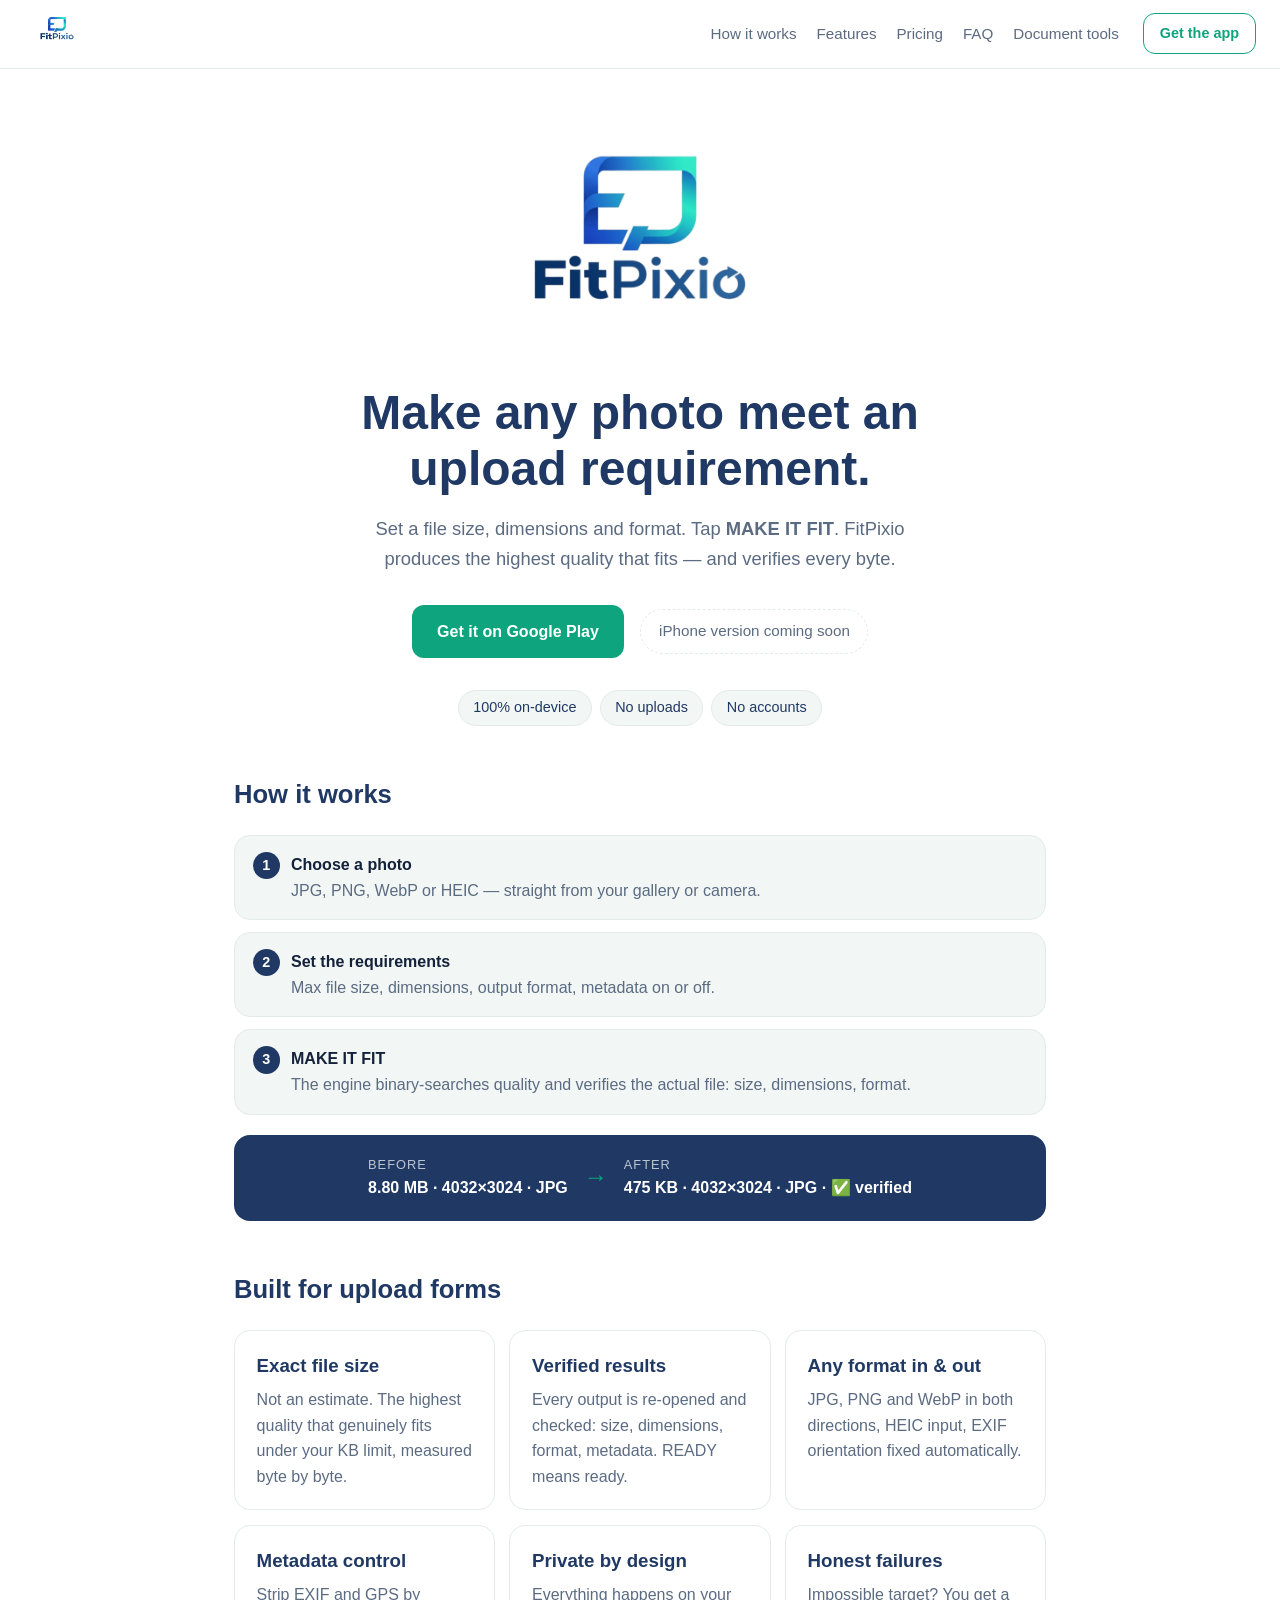
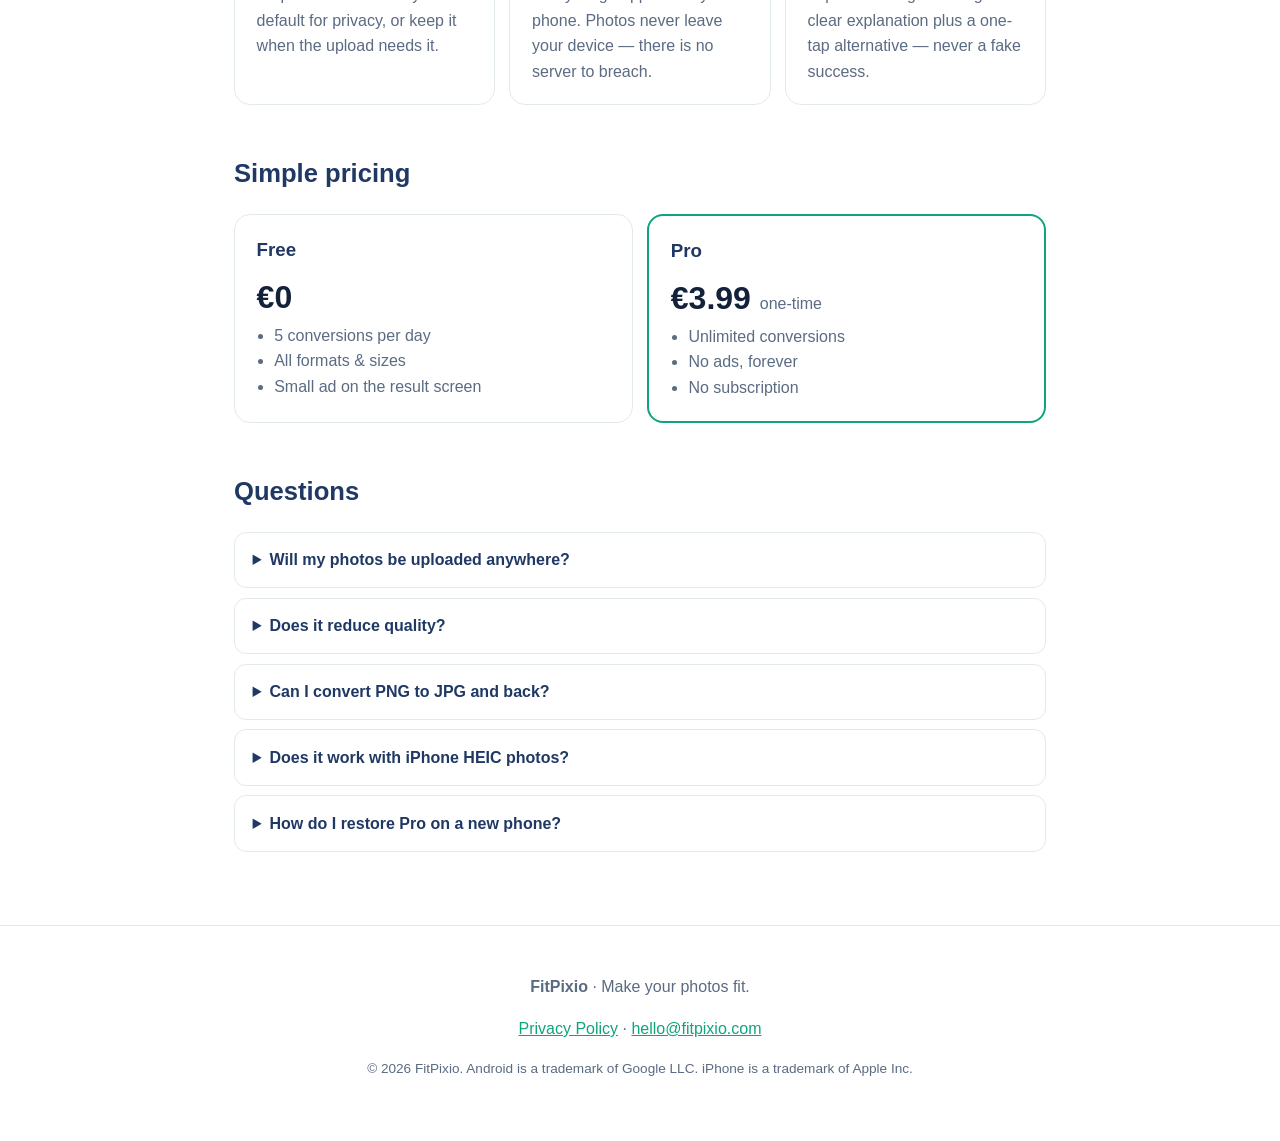
<file: index.html>
<!DOCTYPE html>
<html lang="en">
<head>
  <meta charset="utf-8">
  <meta name="viewport" content="width=device-width, initial-scale=1">
  <title>FitPixio — Make any photo meet an upload requirement</title>
  <meta name="description" content="FitPixio makes any photo fit any upload requirement: exact file size, dimensions and format. 100% on-device. No uploads, no accounts.">
  <link rel="icon" type="image/png" sizes="32x32" href="/assets/favicon-32.png">
  <link rel="apple-touch-icon" href="/assets/icon-180.png">
  <meta property="og:title" content="FitPixio">
  <meta property="og:description" content="Make any photo meet an upload requirement. 100% on-device.">
  <meta property="og:type" content="website">
  <link rel="preload" as="image" href="/assets/logo-480.png" fetchpriority="high">
  <link rel="stylesheet" href="/styles.css">
</head>
<body>
  <header class="nav">
    <a class="brand" href="/">
      <img src="/assets/logo-480.png" alt="FitPixio logo" width="66" height="36" loading="lazy" decoding="async">
    </a>
    <nav>
      <a href="#how">How it works</a>
      <a href="#features">Features</a>
      <a href="#pricing">Pricing</a>
      <a href="#faq">FAQ</a>
      <a href="https://docs.fitpixio.com">Document tools</a>
    </nav>
    <a class="btn btn-small" href="#get">Get the app</a>
  </header>

  <main>
    <section class="hero">
      <img class="hero-logo" src="/assets/logo-480.png" width="480" height="262" fetchpriority="high" decoding="async" alt="FitPixio — Resize. Make your photos fit.">
      <h1>Make any photo meet an upload&nbsp;requirement.</h1>
      <p class="lede">Set a file size, dimensions and format. Tap <strong>MAKE&nbsp;IT&nbsp;FIT</strong>.
        FitPixio produces the highest quality that fits — and verifies every byte.</p>
      <div class="cta-row" id="get">
        <a class="btn btn-primary" href="https://play.google.com/store/apps/details?id=com.fitpixio.app">Get it on Google Play</a>
        <span class="coming">iPhone version coming soon</span>
      </div>
      <ul class="trust">
        <li>100% on-device</li>
        <li>No uploads</li>
        <li>No accounts</li>
      </ul>
    </section>

    <section id="how">
      <h2>How it works</h2>
      <ol class="steps">
        <li><strong>Choose a photo</strong><span>JPG, PNG, WebP or HEIC — straight from your gallery or camera.</span></li>
        <li><strong>Set the requirements</strong><span>Max file size, dimensions, output format, metadata on or off.</span></li>
        <li><strong>MAKE IT FIT</strong><span>The engine binary-searches quality and verifies the actual file: size, dimensions, format.</span></li>
      </ol>
      <div class="example">
        <div><span class="k">Before</span><strong>8.80 MB · 4032×3024 · JPG</strong></div>
        <div class="arrow">→</div>
        <div><span class="k">After</span><strong>475 KB · 4032×3024 · JPG · ✅ verified</strong></div>
      </div>
    </section>

    <section id="features">
      <h2>Built for upload forms</h2>
      <div class="grid">
        <div class="card"><h3>Exact file size</h3><p>Not an estimate. The highest quality that genuinely fits under your KB limit, measured byte by byte.</p></div>
        <div class="card"><h3>Verified results</h3><p>Every output is re-opened and checked: size, dimensions, format, metadata. READY means ready.</p></div>
        <div class="card"><h3>Any format in &amp; out</h3><p>JPG, PNG and WebP in both directions, HEIC input, EXIF orientation fixed automatically.</p></div>
        <div class="card"><h3>Metadata control</h3><p>Strip EXIF and GPS by default for privacy, or keep it when the upload needs it.</p></div>
        <div class="card"><h3>Private by design</h3><p>Everything happens on your phone. Photos never leave your device — there is no server to breach.</p></div>
        <div class="card"><h3>Honest failures</h3><p>Impossible target? You get a clear explanation plus a one-tap alternative — never a fake success.</p></div>
      </div>
    </section>

    <section id="pricing">
      <h2>Simple pricing</h2>
      <div class="plans">
        <div class="card plan">
          <h3>Free</h3>
          <p class="price">€0</p>
          <ul>
            <li>5 conversions per day</li>
            <li>All formats &amp; sizes</li>
            <li>Small ad on the result screen</li>
          </ul>
        </div>
        <div class="card plan pro">
          <h3>Pro</h3>
          <p class="price">€3.99 <span>one-time</span></p>
          <ul>
            <li>Unlimited conversions</li>
            <li>No ads, forever</li>
            <li>No subscription</li>
          </ul>
        </div>
      </div>
    </section>

    <section id="faq">
      <h2>Questions</h2>
      <details>
        <summary>Will my photos be uploaded anywhere?</summary>
        <p>No. FitPixio processes everything on your device. There are no accounts, no servers, and no analytics on your photos.</p>
      </details>
      <details>
        <summary>Does it reduce quality?</summary>
        <p>It finds the <em>highest</em> quality that fits your limit. If the target allows it, quality stays at maximum — the app only compresses as much as necessary.</p>
      </details>
      <details>
        <summary>Can I convert PNG to JPG and back?</summary>
        <p>Yes — JPG, PNG and WebP work in every direction. Note that PNG is lossless, so tiny exact sizes are sometimes only possible as JPG; the app will tell you and offer one-tap retry.</p>
      </details>
      <details>
        <summary>Does it work with iPhone HEIC photos?</summary>
        <p>Yes. HEIC photos open directly and convert to the format your upload form wants.</p>
      </details>
      <details>
        <summary>How do I restore Pro on a new phone?</summary>
        <p>Pro is tied to your Play Store / App Store account. Reinstall with the same account and tap “Restore” — no code needed.</p>
      </details>
    </section>
  </main>

  <footer>
    <p><strong>FitPixio</strong> · Make your photos fit.</p>
    <p><a href="/privacy.html">Privacy Policy</a> · <a href="mailto:hello@fitpixio.com">hello@fitpixio.com</a></p>
    <p class="fine">© 2026 FitPixio. Android is a trademark of Google LLC. iPhone is a trademark of Apple Inc.</p>
  </footer>
</body>
</html>
</file>
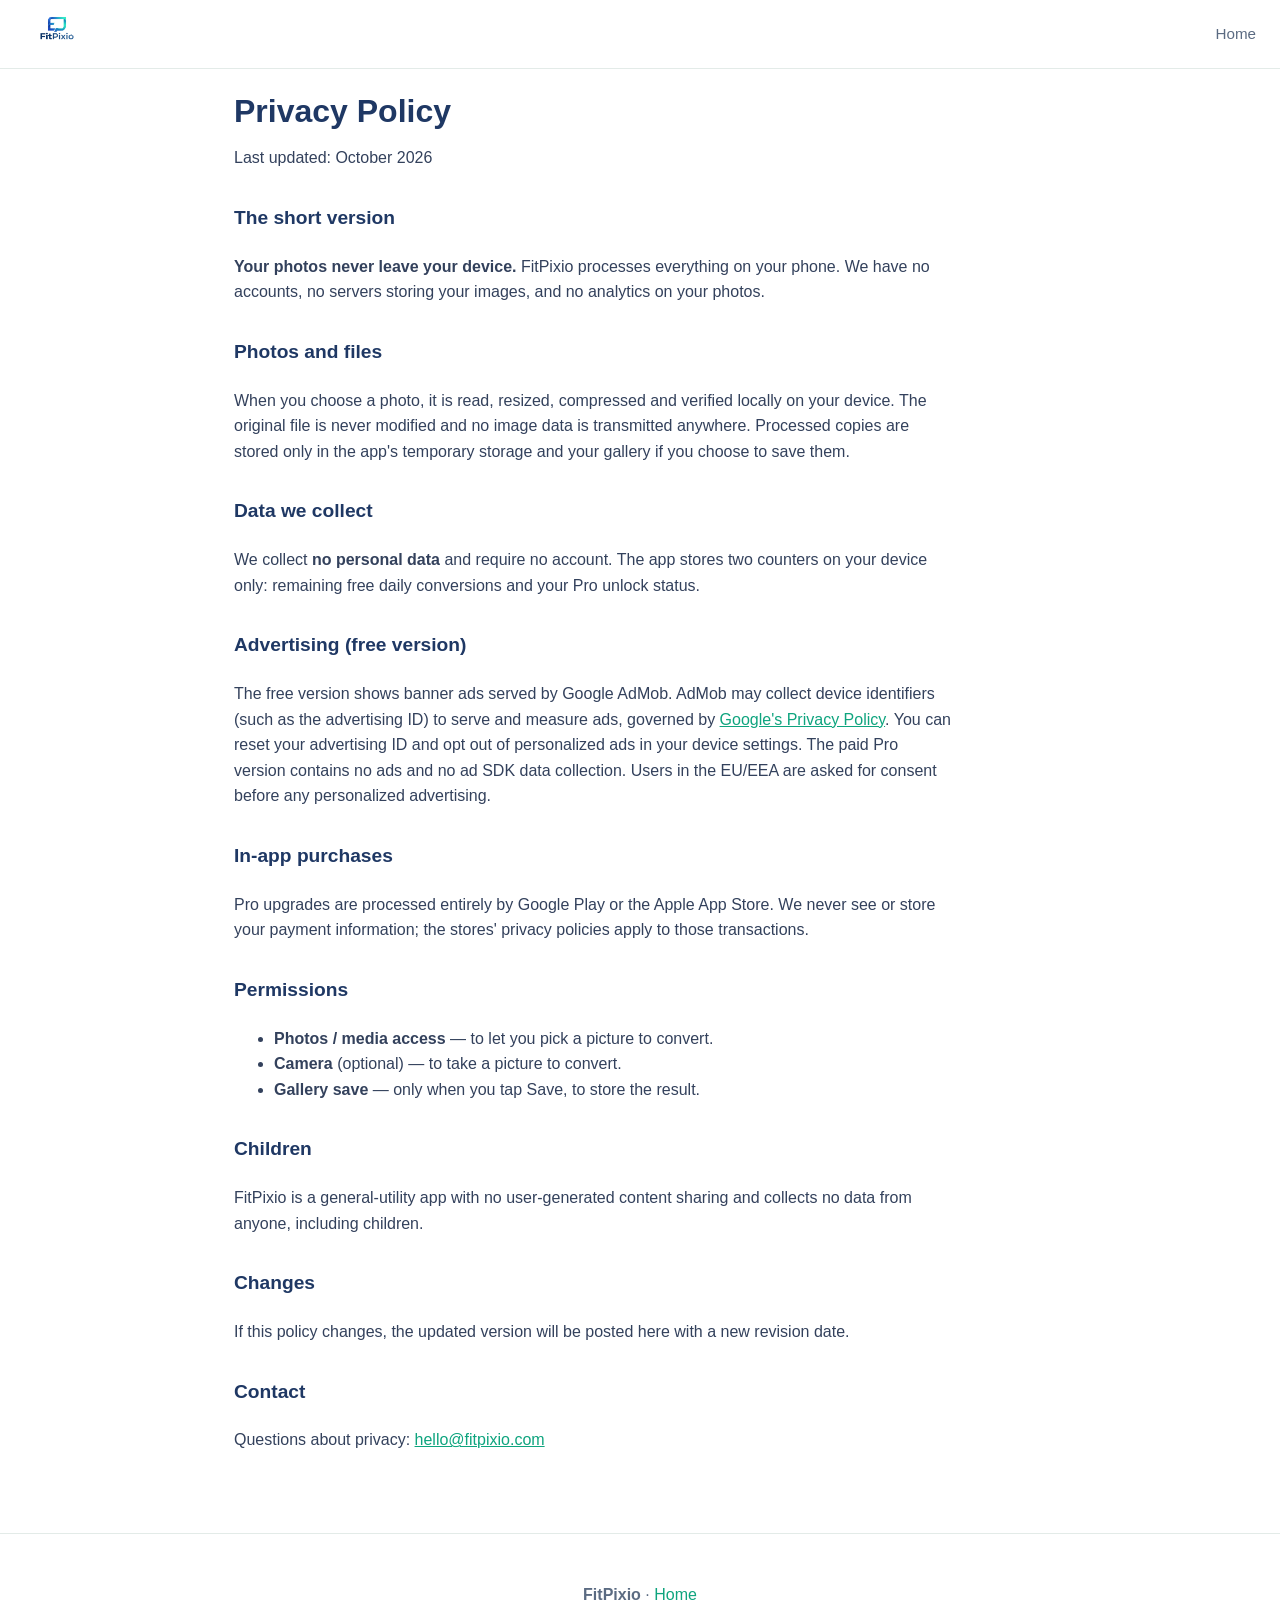
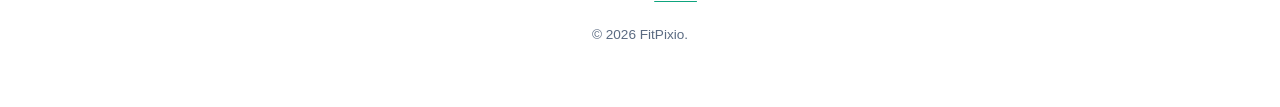
<file: privacy.html>
<!DOCTYPE html>
<html lang="en">
<head>
  <meta charset="utf-8">
  <meta name="viewport" content="width=device-width, initial-scale=1">
  <title>Privacy Policy — FitPixio</title>
  <meta name="description" content="FitPixio privacy policy: your photos never leave your device.">
  <link rel="icon" type="image/png" sizes="32x32" href="/assets/favicon-32.png">
  <link rel="stylesheet" href="/styles.css">
</head>
<body>
  <header class="nav">
    <a class="brand" href="/">
      <img src="/assets/logo-480.png" alt="FitPixio logo" width="66" height="36" loading="lazy" decoding="async">
    </a>
    <nav><a href="/">Home</a></nav>
  </header>

  <main>
    <article class="legal">
      <h1>Privacy Policy</h1>
      <p>Last updated: October 2026</p>

      <h2>The short version</h2>
      <p><strong>Your photos never leave your device.</strong> FitPixio processes
        everything on your phone. We have no accounts, no servers storing your
        images, and no analytics on your photos.</p>

      <h2>Photos and files</h2>
      <p>When you choose a photo, it is read, resized, compressed and verified
        locally on your device. The original file is never modified and no image
        data is transmitted anywhere. Processed copies are stored only in the
        app's temporary storage and your gallery if you choose to save them.</p>

      <h2>Data we collect</h2>
      <p>We collect <strong>no personal data</strong> and require no account.
        The app stores two counters on your device only: remaining free daily
        conversions and your Pro unlock status.</p>

      <h2>Advertising (free version)</h2>
      <p>The free version shows banner ads served by Google AdMob. AdMob may
        collect device identifiers (such as the advertising ID) to serve and
        measure ads, governed by
        <a href="https://policies.google.com/privacy">Google's Privacy Policy</a>.
        You can reset your advertising ID and opt out of personalized ads in
        your device settings. The paid Pro version contains no ads and no ad SDK
        data collection. Users in the EU/EEA are asked for consent before any
        personalized advertising.</p>

      <h2>In-app purchases</h2>
      <p>Pro upgrades are processed entirely by Google Play or the Apple App
        Store. We never see or store your payment information; the stores'
        privacy policies apply to those transactions.</p>

      <h2>Permissions</h2>
      <ul>
        <li><strong>Photos / media access</strong> — to let you pick a picture to convert.</li>
        <li><strong>Camera</strong> (optional) — to take a picture to convert.</li>
        <li><strong>Gallery save</strong> — only when you tap Save, to store the result.</li>
      </ul>

      <h2>Children</h2>
      <p>FitPixio is a general-utility app with no user-generated content sharing
        and collects no data from anyone, including children.</p>

      <h2>Changes</h2>
      <p>If this policy changes, the updated version will be posted here with a
        new revision date.</p>

      <h2>Contact</h2>
      <p>Questions about privacy: <a href="mailto:hello@fitpixio.com">hello@fitpixio.com</a></p>
    </article>
  </main>

  <footer>
    <p><strong>FitPixio</strong> · <a href="/">Home</a></p>
    <p class="fine">© 2026 FitPixio.</p>
  </footer>
</body>
</html>
</file>
<file: styles.css>
:root {
  --navy: #1f3864;
  --teal: #0ea47e;
  --ink: #14213a;
  --muted: #5b6b82;
  --bg: #ffffff;
  --soft: #f2f7f5;
  --line: #e3ebe8;
  --radius: 16px;
}

* { box-sizing: border-box; }

body {
  margin: 0;
  font-family: -apple-system, BlinkMacSystemFont, "Segoe UI", Roboto, Inter, Arial, sans-serif;
  color: var(--ink);
  background: var(--bg);
  line-height: 1.6;
}

a { color: var(--teal); }

/* Nav */
.nav {
  position: sticky;
  top: 0;
  z-index: 10;
  display: flex;
  align-items: center;
  gap: 1.5rem;
  padding: 0.75rem 1.5rem;
  background: rgba(255, 255, 255, 0.92);
  backdrop-filter: blur(8px);
  border-bottom: 1px solid var(--line);
}
.nav nav { display: flex; gap: 1.25rem; margin-left: auto; }
.nav nav a { color: var(--muted); text-decoration: none; font-size: 0.95rem; }
.nav nav a:hover { color: var(--ink); }
@media (max-width: 640px) { .nav nav { display: none; } }

/* Layout */
main { max-width: 860px; margin: 0 auto; padding: 0 1.5rem 4rem; }
section { padding: 3rem 0 0; }
h1 { font-size: clamp(2rem, 5vw, 3rem); line-height: 1.15; margin: 1.5rem 0 1rem; color: var(--navy); }
h2 { font-size: 1.6rem; color: var(--navy); margin: 0 0 1.25rem; }
.lede { font-size: 1.15rem; color: var(--muted); max-width: 34rem; }

/* Hero */
.hero { text-align: center; padding-top: 3.5rem; }
.hero-logo { max-width: min(420px, 90%); height: auto; }
.hero .lede { margin-inline: auto; }
.cta-row { display: flex; align-items: center; justify-content: center; gap: 1rem; flex-wrap: wrap; margin-top: 2rem; }
.coming { color: var(--muted); font-size: 0.95rem; border: 1px dashed var(--line); border-radius: 999px; padding: 0.6rem 1.1rem; }
.trust { display: flex; justify-content: center; gap: 0.5rem; flex-wrap: wrap; list-style: none; padding: 0; margin: 2rem 0 0; }
.trust li { background: var(--soft); border: 1px solid var(--line); border-radius: 999px; padding: 0.35rem 0.9rem; font-size: 0.9rem; color: var(--navy); }

/* Buttons */
.btn { display: inline-block; text-decoration: none; font-weight: 700; border-radius: 12px; padding: 0.85rem 1.6rem; }
.btn-primary { background: var(--teal); color: #fff; }
.btn-primary:hover { filter: brightness(0.94); }
.btn-small { padding: 0.5rem 1rem; font-size: 0.9rem; border: 1.5px solid var(--teal); color: var(--teal); }

/* Steps + example */
.steps { list-style: none; counter-reset: s; padding: 0; margin: 0; display: grid; gap: 0.75rem; }
.steps li { counter-increment: s; background: var(--soft); border: 1px solid var(--line); border-radius: var(--radius); padding: 1rem 1.25rem 1rem 3.5rem; position: relative; }
.steps li::before { content: counter(s); position: absolute; left: 1.1rem; top: 1rem; width: 1.7rem; height: 1.7rem; border-radius: 50%; background: var(--navy); color: #fff; font-weight: 700; font-size: 0.9rem; display: flex; align-items: center; justify-content: center; }
.steps strong { display: block; }
.steps span { color: var(--muted); }
.example { display: flex; align-items: center; justify-content: center; gap: 1rem; flex-wrap: wrap; margin-top: 1.25rem; background: var(--navy); color: #fff; border-radius: var(--radius); padding: 1.25rem; }
.example .k { display: block; font-size: 0.8rem; text-transform: uppercase; letter-spacing: 0.08em; opacity: 0.7; }
.example .arrow { font-size: 1.5rem; color: var(--teal); font-weight: 700; }

/* Cards / plans */
.grid { display: grid; grid-template-columns: repeat(auto-fit, minmax(240px, 1fr)); gap: 0.9rem; }
.card { border: 1px solid var(--line); border-radius: var(--radius); padding: 1.25rem 1.35rem; background: #fff; }
.card h3 { margin: 0 0 0.4rem; color: var(--navy); }
.card p, .card ul { margin: 0; color: var(--muted); }
.card ul { padding-left: 1.1rem; }
.plans { display: grid; grid-template-columns: repeat(auto-fit, minmax(260px, 1fr)); gap: 0.9rem; }
.plan .price { font-size: 2rem; font-weight: 800; color: var(--ink); }
.plan .price span { font-size: 1rem; font-weight: 400; color: var(--muted); }
.plan.pro { border: 2px solid var(--teal); }

/* FAQ */
details { border: 1px solid var(--line); border-radius: 12px; padding: 0.9rem 1.1rem; margin-bottom: 0.6rem; }
summary { cursor: pointer; font-weight: 700; color: var(--navy); }
details p { color: var(--muted); margin: 0.5rem 0 0; }

/* Footer / legal */
footer { border-top: 1px solid var(--line); text-align: center; padding: 2rem 1.5rem 3rem; color: var(--muted); }
footer .fine { font-size: 0.85rem; }
article.legal { max-width: 720px; }
article.legal h1 { font-size: 2rem; }
article.legal h2 { font-size: 1.2rem; margin-top: 2rem; }
article.legal p, article.legal li { color: #33415c; }
</file>
